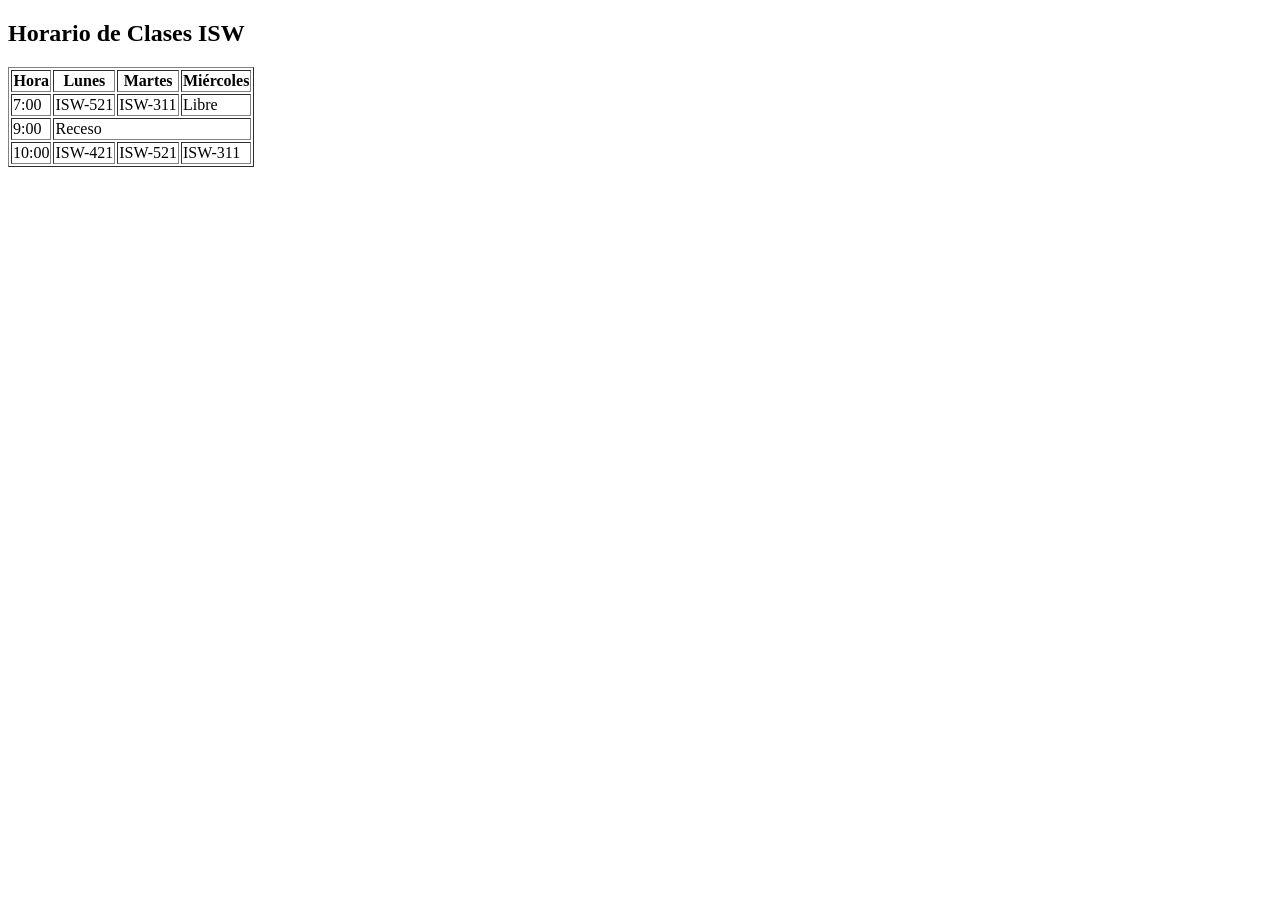
<file: Actividades/Clase #5/Tema 5/index.html>
<!DOCTYPE html>
<html lang="es">
<head>
    <meta charset="UTF-8">
    <title>Horario ISW</title>
</head>
<body>

    <h2>Horario de Clases ISW</h2>

    <table border="1">
        <tr>
            <th>Hora</th>
            <th>Lunes</th>
            <th>Martes</th>
            <th>Miércoles</th>
        </tr>

        <tr>
            <td>7:00</td>
            <td>ISW-521</td>
            <td>ISW-311</td>
            <td>Libre</td>
        </tr>

        <tr>
            <td>9:00</td>
            <td colspan="3">Receso</td>
        </tr>

        <tr>
            <td>10:00</td>
            <td>ISW-421</td>
            <td>ISW-521</td>
            <td>ISW-311</td>
        </tr>
    </table>

</body>
</html>
</file>
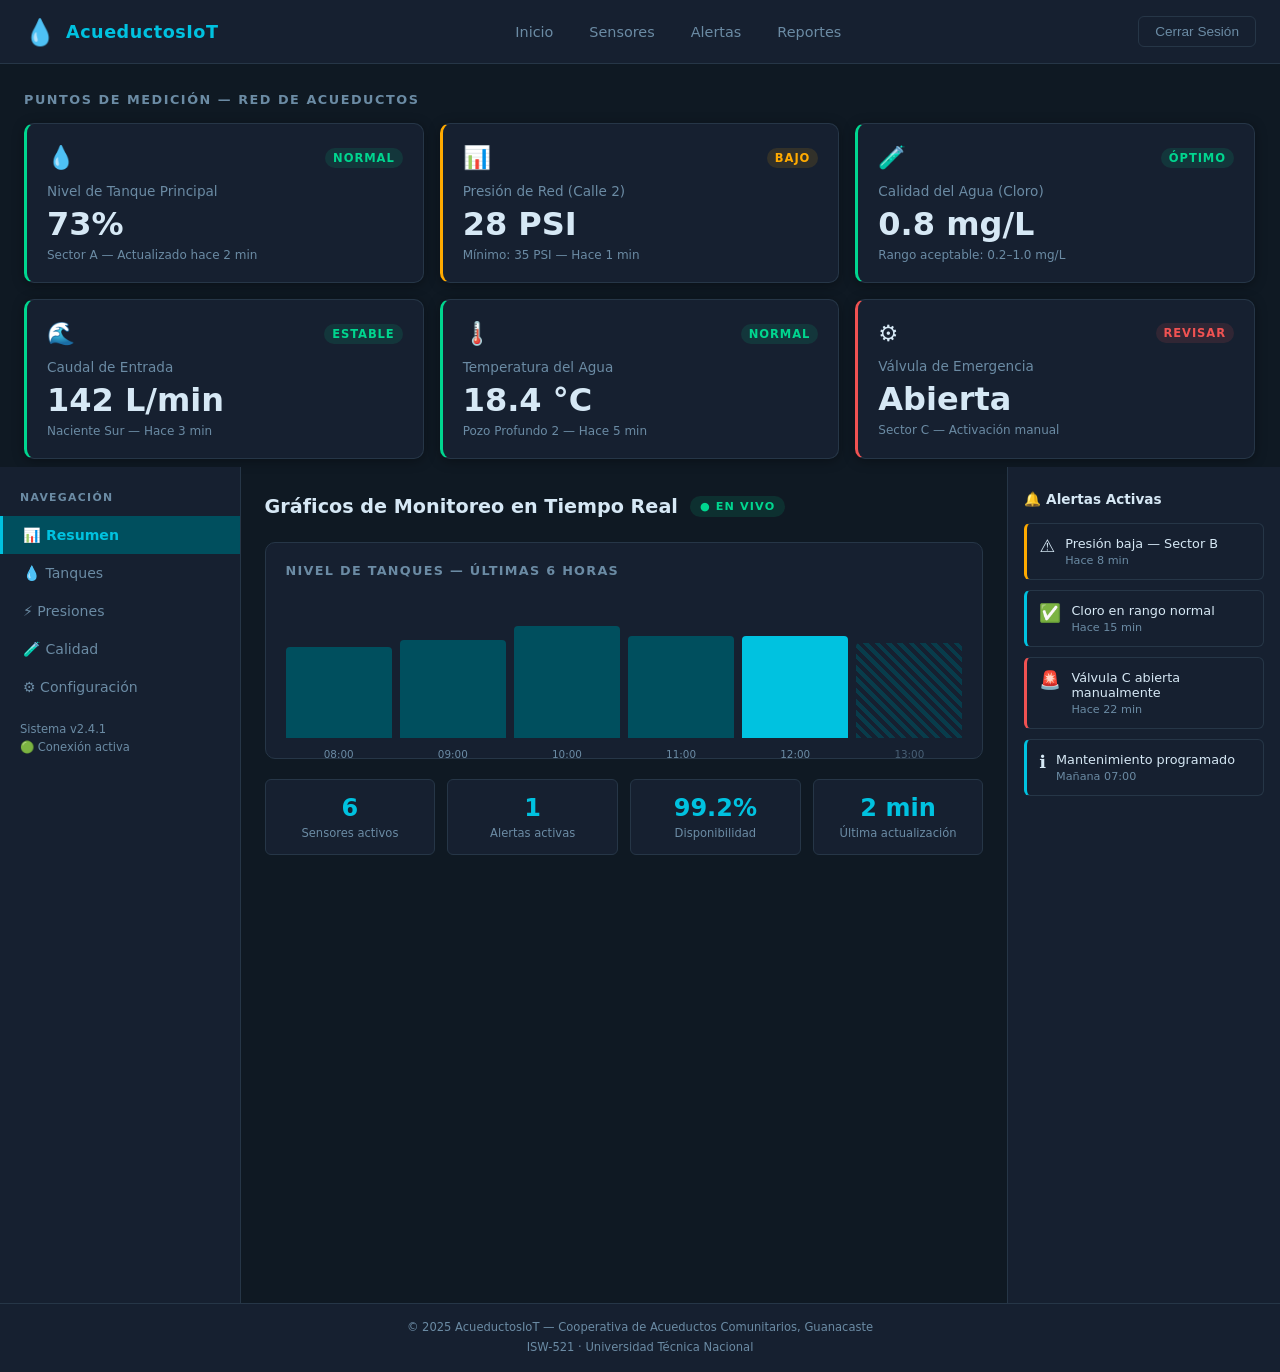
<file: Actividades/Clase #7/Umaña_Danna_Lab3_ISW521/index.html>
<!DOCTYPE html>
<html lang="es">
<head>
    <meta charset="UTF-8">
    <title>Flexbox</title>
    <link rel="stylesheet" href="styles.css">
</head>
<body>

  <nav class="navbar">
    <div class="nav-logo">
      <span class="logo-icon">💧</span>
      <span class="logo-text">AcueductosIoT</span>
    </div>
 
    <ul class="nav-links">
      <li><a href="#">Inicio</a></li>
      <li><a href="#">Sensores</a></li>
      <li><a href="#">Alertas</a></li>
      <li><a href="#">Reportes</a></li>
    </ul>
 
    <button class="btn-logout">Cerrar Sesión</button>
  </nav>
 
  <section class="sensor-section">
    <h2 class="section-title">Puntos de Medición — Red de Acueductos</h2>
 
    <div class="sensor-grid">
 
      <div class="sensor-card status-ok">
        <div class="card-header">
          <span class="card-icon">💧</span>
          <span class="card-status">Normal</span>
        </div>
        <h3>Nivel de Tanque Principal</h3>
        <p class="sensor-value">73%</p>
        <p class="sensor-label">Sector A — Actualizado hace 2 min</p>
      </div>
 
      <div class="sensor-card status-warn">
        <div class="card-header">
          <span class="card-icon">📊</span>
          <span class="card-status">Bajo</span>
        </div>
        <h3>Presión de Red (Calle 2)</h3>
        <p class="sensor-value">28 PSI</p>
        <p class="sensor-label">Mínimo: 35 PSI — Hace 1 min</p>
      </div>
 
      <div class="sensor-card status-ok">
        <div class="card-header">
          <span class="card-icon">🧪</span>
          <span class="card-status">Óptimo</span>
        </div>
        <h3>Calidad del Agua (Cloro)</h3>
        <p class="sensor-value">0.8 mg/L</p>
        <p class="sensor-label">Rango aceptable: 0.2–1.0 mg/L</p>
      </div>
 
      <div class="sensor-card status-ok">
        <div class="card-header">
          <span class="card-icon">🌊</span>
          <span class="card-status">Estable</span>
        </div>
        <h3>Caudal de Entrada</h3>
        <p class="sensor-value">142 L/min</p>
        <p class="sensor-label">Naciente Sur — Hace 3 min</p>
      </div>
 
      <div class="sensor-card status-ok">
        <div class="card-header">
          <span class="card-icon">🌡️</span>
          <span class="card-status">Normal</span>
        </div>
        <h3>Temperatura del Agua</h3>
        <p class="sensor-value">18.4 °C</p>
        <p class="sensor-label">Pozo Profundo 2 — Hace 5 min</p>
      </div>
 
      <div class="sensor-card status-alert">
        <div class="card-header">
          <span class="card-icon">⚙️</span>
          <span class="card-status">Revisar</span>
        </div>
        <h3>Válvula de Emergencia</h3>
        <p class="sensor-value">Abierta</p>
        <p class="sensor-label">Sector C — Activación manual</p>
      </div>
 
    </div>
  </section>
 
  <div class="dashboard-layout">
 
    <!-- Sidebar izquierdo: flex: 1 → 1/5 del ancho -->
    <aside class="sidebar">
      <p class="sidebar-label">Navegación</p>
      <nav>
        <ul class="sidebar-nav">
          <li class="sidebar-item active">📊 Resumen</li>
          <li class="sidebar-item">💧 Tanques</li>
          <li class="sidebar-item">⚡ Presiones</li>
          <li class="sidebar-item">🧪 Calidad</li>
          <li class="sidebar-item">⚙️ Configuración</li>
        </ul>
      </nav>
 
      <div class="sidebar-footer">
        <p class="system-info">Sistema v2.4.1</p>
        <p class="system-info">🟢 Conexión activa</p>
      </div>
    </aside>
 
    <!-- Contenido principal: flex: 3 → 3/5 del ancho -->
    <main class="main-content">
      <div class="main-header">
        <h2>Gráficos de Monitoreo en Tiempo Real</h2>
        <span class="live-badge">● EN VIVO</span>
      </div>
 
      <!-- Gráfico simulado de barras -->
      <div class="chart-container">
        <h3 class="chart-title">Nivel de Tanques — Últimas 6 horas</h3>
        <div class="bar-chart">
          <div class="bar-wrap"><div class="bar" style="height: 65%"><span class="bar-label">08:00</span></div></div>
          <div class="bar-wrap"><div class="bar" style="height: 70%"><span class="bar-label">09:00</span></div></div>
          <div class="bar-wrap"><div class="bar" style="height: 80%"><span class="bar-label">10:00</span></div></div>
          <div class="bar-wrap"><div class="bar" style="height: 73%"><span class="bar-label">11:00</span></div></div>
          <div class="bar-wrap"><div class="bar bar-active" style="height: 73%"><span class="bar-label">12:00</span></div></div>
          <div class="bar-wrap"><div class="bar bar-projected" style="height: 68%"><span class="bar-label">13:00</span></div></div>
        </div>
      </div>
 
      <!-- Métricas rápidas -->
      <div class="metrics-row">
        <div class="metric-card">
          <p class="metric-value">6</p>
          <p class="metric-desc">Sensores activos</p>
        </div>
        <div class="metric-card">
          <p class="metric-value">1</p>
          <p class="metric-desc">Alertas activas</p>
        </div>
        <div class="metric-card">
          <p class="metric-value">99.2%</p>
          <p class="metric-desc">Disponibilidad</p>
        </div>
        <div class="metric-card">
          <p class="metric-value">2 min</p>
          <p class="metric-desc">Última actualización</p>
        </div>
      </div>
    </main>
 
    <!-- Panel derecho de alertas: flex: 1 → 1/5 del ancho -->
    <aside class="alert-panel">
      <h3 class="alert-panel-title">🔔 Alertas Activas</h3>
 
      <div class="alert alert-warn">
        <span class="alert-icon">⚠️</span>
        <div>
          <p class="alert-msg">Presión baja — Sector B</p>
          <p class="alert-time">Hace 8 min</p>
        </div>
      </div>
 
      <div class="alert alert-info">
        <span class="alert-icon">✅</span>
        <div>
          <p class="alert-msg">Cloro en rango normal</p>
          <p class="alert-time">Hace 15 min</p>
        </div>
      </div>
 
      <div class="alert alert-danger">
        <span class="alert-icon">🚨</span>
        <div>
          <p class="alert-msg">Válvula C abierta manualmente</p>
          <p class="alert-time">Hace 22 min</p>
        </div>
      </div>
 
      <div class="alert alert-info">
        <span class="alert-icon">ℹ️</span>
        <div>
          <p class="alert-msg">Mantenimiento programado</p>
          <p class="alert-time">Mañana 07:00</p>
        </div>
      </div>
    </aside>
 
  </div><!-- fin .dashboard-layout -->
 
  <footer class="site-footer">
    <p>© 2025 AcueductosIoT — Cooperativa de Acueductos Comunitarios, Guanacaste</p>
    <p>ISW-521 · Universidad Técnica Nacional</p>
  </footer>
 
</body>
</html>
</file>
<file: Actividades/Clase #7/Umaña_Danna_Lab3_ISW521/styles.css>
:root {
  --color-bg:          #0f1923;   /* Fondo oscuro principal */
  --color-surface:     #162030;   /* Superficies de tarjetas */
  --color-surface-2:   #1e2d3d;   /* Superficies elevadas */
  --color-border:      #263647;   /* Bordes sutiles */
 
  --color-primary:     #00c2e0;   /* Azul agua — acento principal */
  --color-primary-dim: #004f5e;   /* Versión suave del acento */
 
  --color-ok:          #00d68f;   /* Verde: estado normal */
  --color-warn:        #ffaa00;   /* Amarillo: advertencia */
  --color-danger:      #f05252;   /* Rojo: alerta crítica */
 
  --color-text:        #d6e8f5;   /* Texto principal */
  --color-text-muted:  #6b8ba4;   /* Texto secundario / etiquetas */
 
  --font-main: 'Segoe UI', system-ui, -apple-system, sans-serif;
 
  --radius-sm: 6px;
  --radius-md: 10px;
  --radius-lg: 14px;
 
  --shadow:    0 2px 12px rgba(0, 0, 0, 0.35);
}
 
*, *::before, *::after {
  box-sizing: border-box;
  margin: 0;
  padding: 0;
}
 
body {
  font-family: var(--font-main);
  background-color: var(--color-bg);
  color: var(--color-text);
  min-height: 100vh;   
  display: flex;
  flex-direction: column; 
}
 
/* ============================================================
   2. EJERCICIO 1 — BARRA DE NAVEGACIÓN
 
   → justify-content: space-between esta propiedad lo que hace es que
   distribuye los elementos hijos a lo largo del eje de manera horizontal, 
   con el valor space-between el primer elemento se va al extremo uzquierdo
   y ultimo al derecho, el espacio que osbra queda en medio, por eso el logo
   queda a la izquierda, el boton a la derecha y los enlaces quedan en el 
   centro automaticamente
 
   → align-items: Esta controla como se van alinear los elementos en el eje vertical
   con el valor center todos los hijos quedan centrados de manera vertical
   en el navbar sin importar si es mas alto que otro, sin esto los 
   elementos se alinearian desde arriba y no se verian iguales
   ============================================================ */
 
.navbar {
  display: flex;
  justify-content: space-between; 
  align-items: center;            
  min-height: 64px;               
  padding: 0 24px;
  background-color: var(--color-surface);
  border-bottom: 1px solid var(--color-border);
  position: sticky;            
  top: 0;
  z-index: 100;
}
 
.nav-logo {
  display: flex;
  align-items: center;  
  gap: 10px;
}
 
.logo-icon {
  font-size: 1.6rem;
}
 
.logo-text {
  font-size: 1.1rem;
  font-weight: 700;
  color: var(--color-primary);
  letter-spacing: 0.03em;
}
 
.nav-links {
  display: flex;       
  list-style: none;    
  gap: 8px;            
  align-items: center;
}
 
.nav-links a {
  text-decoration: none;
  color: var(--color-text-muted);
  font-size: 0.9rem;
  font-weight: 500;
  padding: 6px 14px;
  border-radius: var(--radius-sm);
  transition: background 0.15s, color 0.15s;
}
 
.nav-links a:hover {
  background: var(--color-surface-2);
  color: var(--color-text);
}
 
.btn-logout {
  background: transparent;
  border: 1.5px solid var(--color-border);
  color: var(--color-text-muted);
  padding: 7px 16px;
  border-radius: var(--radius-sm);
  font-size: 0.85rem;
  font-weight: 500;
  cursor: pointer;
  transition: border-color 0.15s, color 0.15s;
}
 
.btn-logout:hover {
  border-color: var(--color-danger);
  color: var(--color-danger);
}
 
 
/* ============================================================
   3. EJERCICIO 2 — CUADRÍCULA DE SENSORES IoT
   Concepto: flex-wrap para múltiples líneas + gap moderno

   Diferencia entre align-items y align-content:
   → La diferencia es que align items controla la alineacion de los
   elementos dentro de cada fila individualmente, mientras que align content
   controla como se distribuyen las filas entre si dentro del contenedor
   el align content solo sirve si hay mas de una fila, cuando se usa junto
   a flex-wrap: wrap
   ============================================================ */
 
.sensor-section {
  padding: 28px 24px 8px;
}
 
.section-title {
  font-size: 0.8rem;
  font-weight: 600;
  text-transform: uppercase;
  letter-spacing: 0.12em;
  color: var(--color-text-muted);
  margin-bottom: 16px;
}
 
.sensor-grid {
  display: flex;
  flex-wrap: wrap; 
  gap: 16px;        
}
 
.sensor-card {
  flex-basis: calc(33.333% - 11px);
  flex-grow: 0;      
  flex-shrink: 1;   
 
  background: var(--color-surface);
  border: 1px solid var(--color-border);
  border-radius: var(--radius-md);
  padding: 20px;
  box-shadow: var(--shadow);
  transition: transform 0.15s, border-color 0.15s;
}
 
.sensor-card:hover {
  transform: translateY(-2px);
}
 
/* Borde de color izquierdo según el estado del sensor */
.status-ok    { border-left: 3px solid var(--color-ok); }
.status-warn  { border-left: 3px solid var(--color-warn); }
.status-alert { border-left: 3px solid var(--color-danger); }
 
.card-header {
  display: flex;
  justify-content: space-between;
  align-items: center;
  margin-bottom: 12px;
}
 
.card-icon {
  font-size: 1.4rem;
}
 
.card-status {
  font-size: 0.72rem;
  font-weight: 700;
  text-transform: uppercase;
  letter-spacing: 0.08em;
  padding: 3px 8px;
  border-radius: 20px;
  background: var(--color-surface-2);
  color: var(--color-text-muted);
}
 
.status-ok .card-status    { color: var(--color-ok);     background: rgba(0, 214, 143, 0.12); }
.status-warn .card-status  { color: var(--color-warn);   background: rgba(255, 170, 0, 0.12); }
.status-alert .card-status { color: var(--color-danger); background: rgba(240, 82, 82, 0.12); }
 
.sensor-card h3 {
  font-size: 0.85rem;
  font-weight: 500;
  color: var(--color-text-muted);
  margin-bottom: 8px;
}
 
.sensor-value {
  font-size: 2rem;
  font-weight: 700;
  color: var(--color-text);
  line-height: 1.1;
  margin-bottom: 6px;
}
 
.sensor-label {
  font-size: 0.75rem;
  color: var(--color-text-muted);
}
 
 
/* ============================================================
   4. EJERCICIO 3 — LAYOUT PRINCIPAL (3 COLUMNAS)

   Respuesta a la Reflexión 1:
    Cuando escribimos flex: 1 estamos definiendo tres cosas a la vez, 
    que el elemento puede crecer, que puede encogerse, y que su tamaño base
    es 0. En cambio, flex-grow: 1 solo indica que puede crecer, pero deja el 
    tamaño base en automático, 

   Respuesta a la Reflexión 2:
    Se usaría min-width: 180px, esta propiedad funciona como un límite mínimo,
    sin importar cuánto intente encoger el navegador al repartir el espacio, 
    el sidebar nunca va a ser más angosto que ese valor.
 
   Respuesta a la Reflexión 3:
    El área central se hace más grande, con flex: 3 el total de porciones 
    era 5, por lo que el main ocupaba 3 de cada 5 partes, al cambiarlo 
    a flex: 5 el total pasa a 7, entonces el main ocupa 5 de cada 7 partes, 
    los paneles laterales se comprimen porque ahora tienen menos espacio 
    disponible.
   ============================================================ */
 
.dashboard-layout {
  display: flex;
  flex-direction: row;            
  flex: 1;                         
  min-height: calc(100vh - 64px);  
}
 
/* Sidebar: flex: 1 → ocupa 1/5 del espacio disponible */
.sidebar {
  flex: 1;
  min-width: 160px;  
  background: var(--color-surface);
  border-right: 1px solid var(--color-border);
  padding: 24px 0;
  display: flex;
  flex-direction: column;
  justify-content: flex-start;
}
 
.sidebar-label {
  font-size: 0.68rem;
  font-weight: 700;
  text-transform: uppercase;
  letter-spacing: 0.12em;
  color: var(--color-text-muted);
  padding: 0 20px 12px;
}
 
.sidebar-nav {
  list-style: none;
}
 
.sidebar-item {
  padding: 11px 20px;
  font-size: 0.88rem;
  color: var(--color-text-muted);
  cursor: pointer;
  border-left: 3px solid transparent;
  transition: background 0.12s, color 0.12s, border-color 0.12s;
}
 
.sidebar-item:hover {
  background: var(--color-surface-2);
  color: var(--color-text);
  border-left-color: var(--color-primary);
}
 
.sidebar-item.active {
  background: var(--color-primary-dim);
  color: var(--color-primary);
  border-left-color: var(--color-primary);
  font-weight: 600;
}
 
.sidebar-footer {
  padding: 16px 20px 0;
}
 
.system-info {
  font-size: 0.72rem;
  color: var(--color-text-muted);
  margin-bottom: 4px;
}
 
.main-content {
  flex: 3;
  padding: 28px 24px;
  overflow-y: auto;
}
 
.main-header {
  display: flex;
  align-items: center;
  gap: 12px;
  margin-bottom: 24px;
}
 
.main-header h2 {
  font-size: 1.2rem;
  font-weight: 600;
}
 
.live-badge {
  font-size: 0.7rem;
  font-weight: 700;
  letter-spacing: 0.1em;
  color: var(--color-ok);
  background: rgba(0, 214, 143, 0.12);
  padding: 4px 10px;
  border-radius: 20px;
  animation: pulse 2s infinite;
}
 
@keyframes pulse {
  0%, 100% { opacity: 1; }
  50%       { opacity: 0.5; }
}
 
.alert-panel {
  flex: 1;
  min-width: 180px;
  background: var(--color-surface);
  border-left: 1px solid var(--color-border);
  padding: 24px 16px;
}
 
.alert-panel-title {
  font-size: 0.85rem;
  font-weight: 600;
  margin-bottom: 16px;
  color: var(--color-text);
}
 
.alert {
  display: flex;
  align-items: flex-start;
  gap: 10px;
  padding: 12px;
  border-radius: var(--radius-sm);
  border: 1px solid var(--color-border);
  margin-bottom: 10px;
}
 
.alert-warn   { border-left: 3px solid var(--color-warn); }
.alert-info   { border-left: 3px solid var(--color-primary); }
.alert-danger { border-left: 3px solid var(--color-danger); }
 
.alert-icon {
  font-size: 1.1rem;
  flex-shrink: 0;
}
 
.alert-msg {
  font-size: 0.8rem;
  color: var(--color-text);
  margin-bottom: 3px;
}
 
.alert-time {
  font-size: 0.7rem;
  color: var(--color-text-muted);
}
 
.chart-container {
  background: var(--color-surface);
  border: 1px solid var(--color-border);
  border-radius: var(--radius-md);
  padding: 20px;
  margin-bottom: 20px;
}
 
.chart-title {
  font-size: 0.8rem;
  font-weight: 600;
  color: var(--color-text-muted);
  text-transform: uppercase;
  letter-spacing: 0.1em;
  margin-bottom: 20px;
}
 

.bar-chart {
  display: flex;
  align-items: flex-end;   
  justify-content: space-around;
  height: 140px;
  gap: 8px;
}
 
.bar-wrap {
  display: flex;
  flex-direction: column;
  align-items: center;
  flex: 1;
  height: 100%;
  justify-content: flex-end;
}
 
.bar {
  width: 100%;
  background: var(--color-primary-dim);
  border-radius: 4px 4px 0 0;
  position: relative;
  transition: height 0.3s ease;
}
 
.bar-active {
  background: var(--color-primary);
}
 
.bar-projected {
  background: repeating-linear-gradient(
    45deg,
    var(--color-primary-dim),
    var(--color-primary-dim) 4px,
    transparent 4px,
    transparent 8px
  );
  opacity: 0.6;
}
 
.bar-label {
  position: absolute;
  bottom: -22px;
  left: 50%;
  transform: translateX(-50%);
  font-size: 0.65rem;
  color: var(--color-text-muted);
  white-space: nowrap;
}
 
.metrics-row {
  display: flex;
  gap: 12px;
  flex-wrap: wrap;
}
 
.metric-card {
  flex: 1;
  min-width: 100px;
  background: var(--color-surface);
  border: 1px solid var(--color-border);
  border-radius: var(--radius-sm);
  padding: 14px 16px;
  text-align: center;
}
 
.metric-value {
  font-size: 1.5rem;
  font-weight: 700;
  color: var(--color-primary);
}
 
.metric-desc {
  font-size: 0.72rem;
  color: var(--color-text-muted);
  margin-top: 4px;
}

.site-footer {
  background: var(--color-surface);
  border-top: 1px solid var(--color-border);
  padding: 14px 24px;
  text-align: center;
  font-size: 0.72rem;
  color: var(--color-text-muted);
  line-height: 1.7;
}
 
 
/* ============================================================
   6. EJERCICIO 4 — RESPONSIVIDAD MÓVIL

   se usa main-height en lugar de height ya que heigth fija el tamaño
   exacto del contenedor, lo que signofica que si el contenido es mas
   grande que el viewport se sale del conetendor y el layout se rompe 
   en cambio con main-height garantizxa que el contendor nunca sea menor al 100%
   de la pantalla pero si el contenido ocupa mas espacio el contendor crece
   sin problema.

   ============================================================ */
 
@media (max-width: 768px) {

  body {
    min-height: 100vh;
    display: flex;
    flex-direction: column;
  }
 
  .navbar {
    flex-wrap: wrap;
    gap: 8px;
    padding: 12px 16px;
    min-height: auto;
  }
 
  .nav-links {
    order: 3;         
    width: 100%;
    justify-content: center;
    flex-wrap: wrap;
    gap: 4px;
  }
 
  .sensor-card {
    flex-basis: 100%;  
  }
 
  .dashboard-layout {
    flex-direction: column;
    min-height: auto;
  }
 
  .sidebar {
    flex: none;          
    width: 100%;         
    min-height: auto;
    padding: 16px;
    border-right: none;
    border-bottom: 1px solid var(--color-border);
  }
 
  .sidebar-nav {
    display: flex;
    flex-wrap: wrap;
    gap: 4px;
  }
 
  .sidebar-item {
    border-left: none;
    border-bottom: 2px solid transparent;
    border-radius: var(--radius-sm);
    padding: 8px 12px;
    font-size: 0.82rem;
  }
 
  .sidebar-item.active {
    border-left: none;
    border-bottom-color: var(--color-primary);
  }
 
  .sidebar-footer {
    display: none;  
  }
 
  .main-content {
    flex: 1;           
    padding: 20px 16px;
    min-height: 50vh;  
  }

  .alert-panel {
    flex: none;
    width: 100%;
    border-left: none;
    border-top: 1px solid var(--color-border);
    min-height: auto;
  }
 
  .metric-card {
    flex-basis: calc(50% - 6px);
  }
 
  .bar-chart {
    height: 100px;
  }
 
  .sensor-section {
    padding: 20px 16px 8px;
  }
}
 
@media (max-width: 480px) {
  .metric-card {
    flex-basis: 100%;  
  }
 
  .bar-label {
    display: none;  
  }
}
</file>
